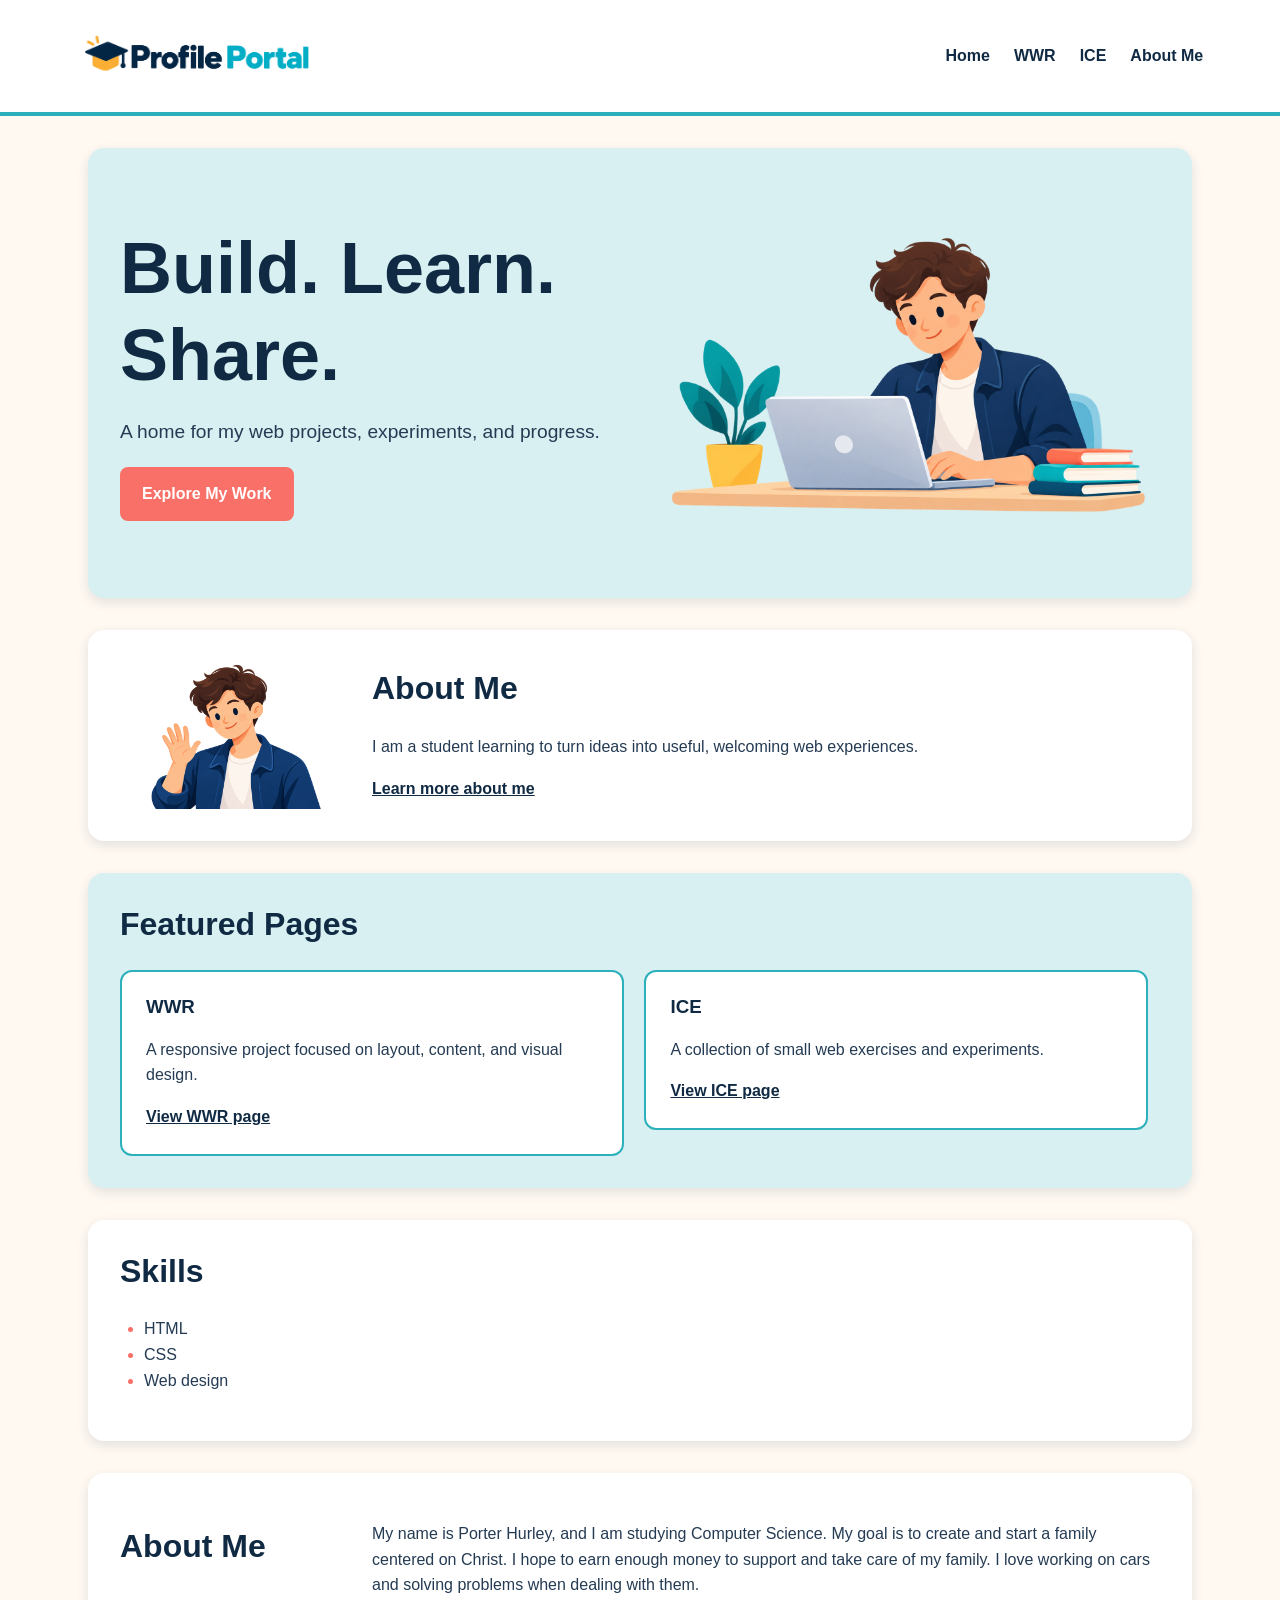
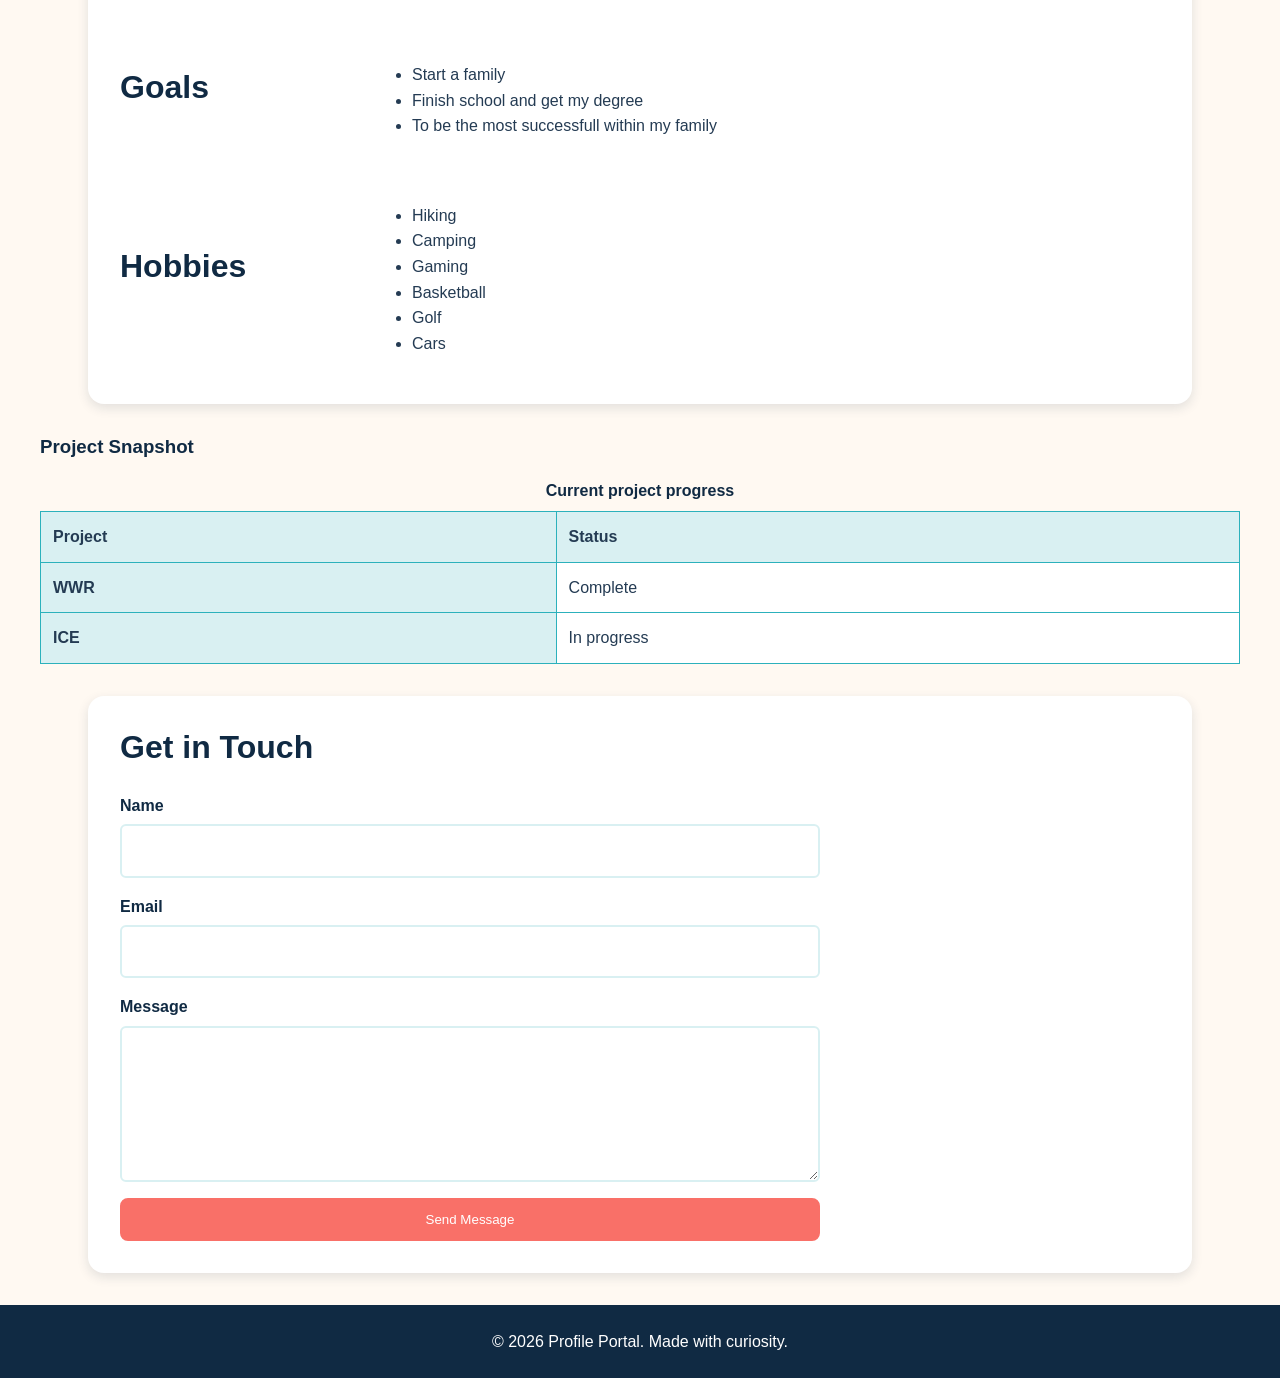
<file: profile_portal/index.html>
<!DOCTYPE html>
<html lang="en">
<head>
  <meta charset="UTF-8">
  <meta name="viewport" content="width=device-width, initial-scale=1.0">
  <title>Profile Portal</title>
  <link rel="stylesheet" href="styles/style.css">
</head>
<body>
  <header id="home">
    <a href="#home" aria-label="Profile Portal home">
      <img src="images/P_P Logo.png" alt="Profile Portal logo">
    </a>

    <nav aria-label="Main navigation">
      <ul>
        <li><a href="#home">Home</a></li>
        <li><a href="#wwr">WWR</a></li>
        <li><a href="#ice">ICE</a></li>
        <li><a href="#about-me">About Me</a></li>
      </ul>
    </nav>
  </header>

  <main>
    <section id="hero" aria-labelledby="hero-heading">
      <div>
        <h1 id="hero-heading">Build. Learn. Share.</h1>
        <p>A home for my web projects, experiments, and progress.</p>
        <a href="#featured-pages">Explore My Work</a>
      </div>

      <img
        src="images/working.png"
        alt="A student working at a laptop"
      >
    </section>

    <section id="about-me" aria-labelledby="about-heading">
      <img
        src="images/Profile.png"
        alt="Portrait of the student who created this portfolio"
      >

      <div>
        <h2 id="about-heading">About Me</h2>
        <p>
          I am a student learning to turn ideas into useful,
          welcoming web experiences.
        </p>
        <a href="#contact">Learn more about me</a>
      </div>
    </section>

    <section id="featured-pages" aria-labelledby="featured-heading">
      <h2 id="featured-heading">Featured Pages</h2>

      <article id="wwr">
        <h3>WWR</h3>
        <p>
          A responsive project focused on layout, content,
          and visual design.
        </p>
        <a href="wwr/">View WWR page</a>
      </article>

      <article id="ice">
        <h3>ICE</h3>
        <p>
          A collection of small web exercises and experiments.
        </p>
        <a href="ice.html">View ICE page</a>
      </article>
    </section>

    <section id="skills" aria-labelledby="skills-heading">
      <h2 id="skills-heading">Skills</h2>

      <ul>
        <li>HTML</li>
        <li>CSS</li>
        <li>Web design</li>
      </ul>
    </section>

     <section id="about-me" aria-labelledby="about-heading">
  <h2 id="about-heading">About Me</h2>
  <p>
    My name is Porter Hurley, and I am studying Computer Science. 
    My goal is to create and start a family centered on Christ. 
    I hope to earn enough money to support and take care of my family.
    I love working on cars and solving problems when dealing with them.
  </p>
  <h2>Goals</h2>
  <ul>
    <li>Start a family</li>
    <li>Finish school and get my degree</li>
    <li>To be the most successfull within my family</li>
  </ul>
  <h2>Hobbies</h2>
  <ul>
    <li>Hiking</li>
    <li>Camping</li>
    <li>Gaming</li>
    <li>Basketball</li>
    <li>Golf</li>
    <li>Cars</li>

  </ul>
</section>

      <h3>Project Snapshot</h3>

      <table>
        <caption>Current project progress</caption>

        <thead>
          <tr>
            <th scope="col">Project</th>
            <th scope="col">Status</th>
          </tr>
        </thead>

        <tbody>
          <tr>
            <th scope="row">WWR</th>
            <td>Complete</td>
          </tr>

          <tr>
            <th scope="row">ICE</th>
            <td>In progress</td>
          </tr>
        </tbody>
      </table>
    </section>

    <section id="contact" aria-labelledby="contact-heading">
      <h2 id="contact-heading">Get in Touch</h2>

      <form action="#" method="post">
        <div>
          <label for="name">Name</label>
          <input type="text" id="name" name="name" required>
        </div>

        <div>
          <label for="email">Email</label>
          <input type="email" id="email" name="email" required>
        </div>

        <div>
          <label for="message">Message</label>
          <textarea
            id="message"
            name="message"
            rows="5"
            required
          ></textarea>
        </div>

        <button type="submit">Send Message</button>
      </form>
    </section>
  </main>

  <footer>
    <p>&copy; 2026 Profile Portal. Made with curiosity.</p>
  </footer>
</body>
</html>
</file>
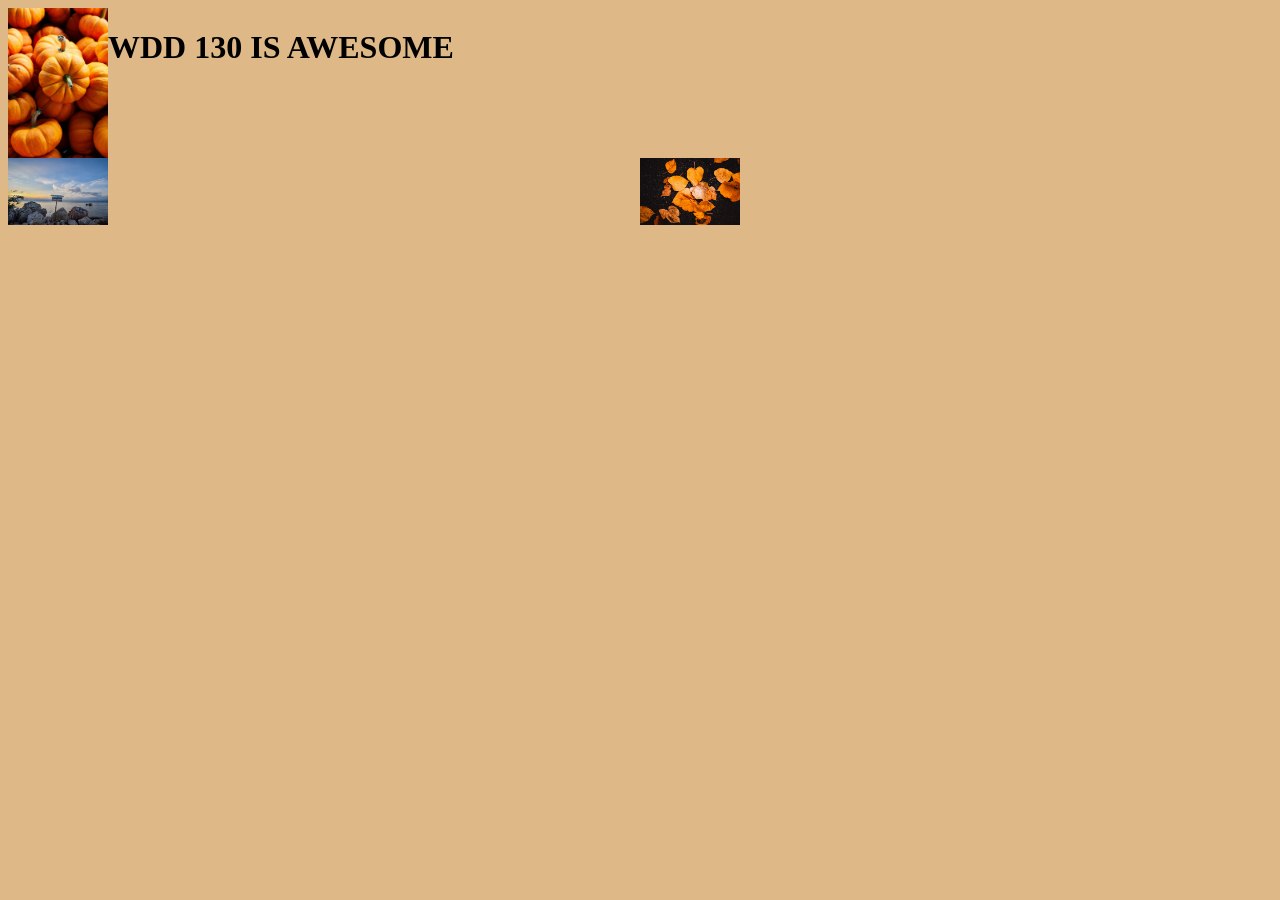
<file: class work/challenge/index.html>
<!DOCTYPE html>
<html lang="en">
<head>
    <meta charset="UTF-8">
    <meta name="viewport" content="width=device-width, initial-scale=1.0">
    <title>Document</title>
    <link rel="stylesheet" href="styles/styles.css">
</head>
<body>
    <header>
            <img src="../challenge/images/pexels-niki-clark-9995029-28745357.jpg" alt="pumkins">
            <h1>WDD 130 IS AWESOME</h1>
       </header>
    <main>
        
    <img src="../challenge/images/pexels-hoang-hi-u-nguy-n-2163979614-39365021.jpg" alt="">
    <img src="../challenge/images/pexels-suissounet-14000408.jpg" alt="">


    </main>
</body>
</html>
</file>
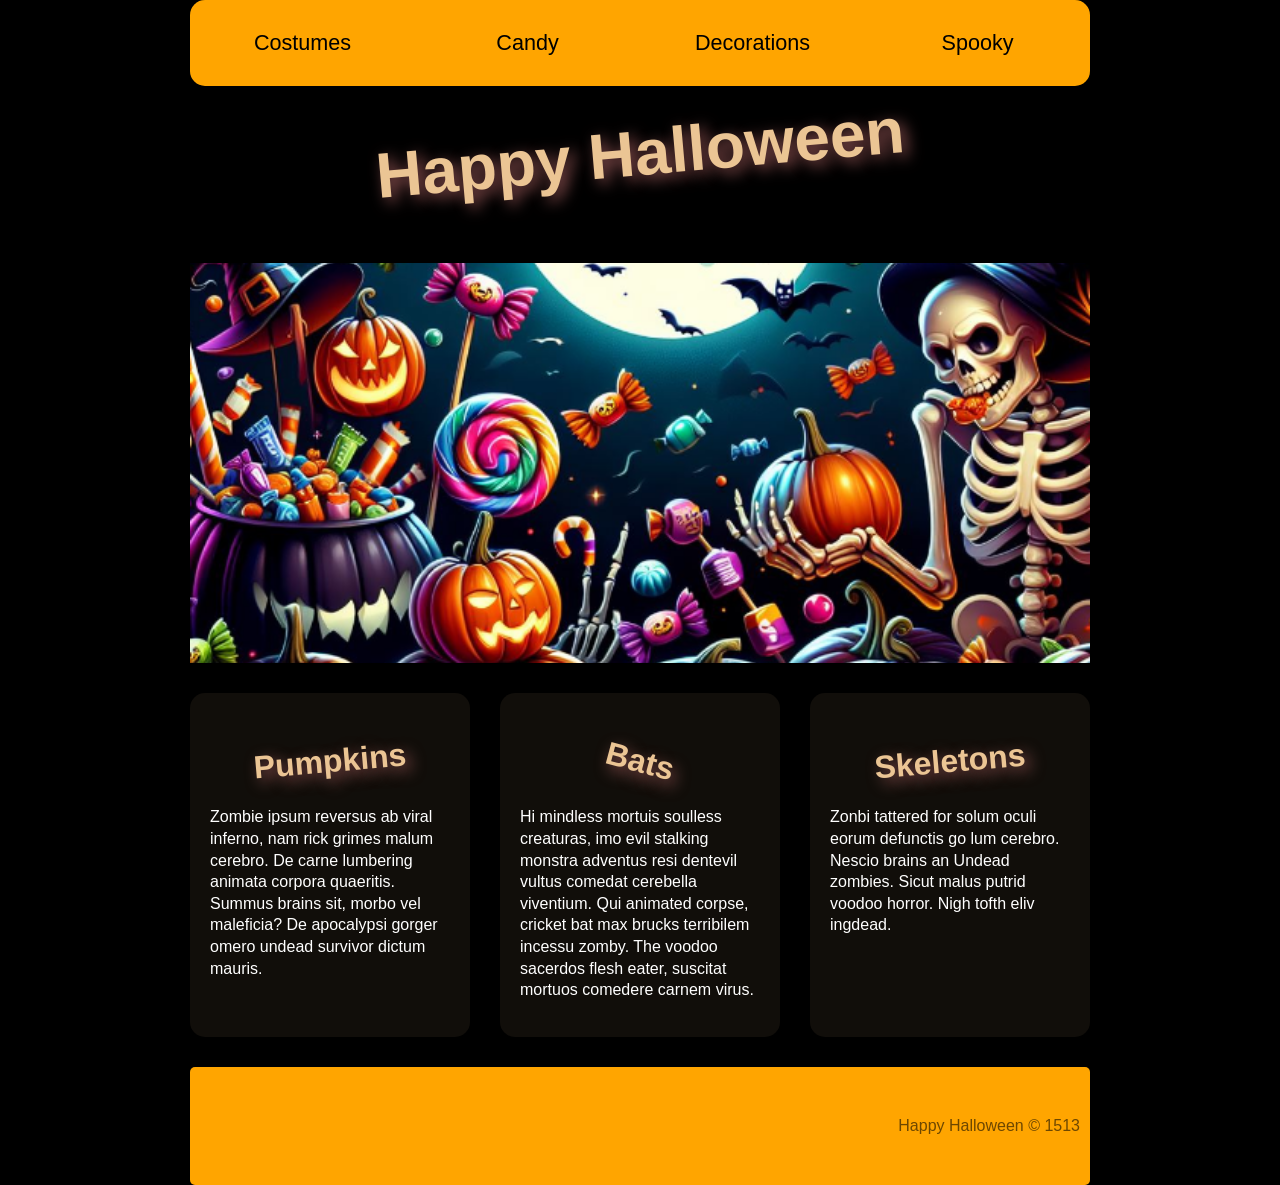
<file: class work/halloween/index.html>
<!-- For this activity you are not allowed to change
 the HTML code, only the CSS -->

<!DOCTYPE html>
<html lang="en">

<head>
    <meta charset="UTF-8">
    <meta name="viewport" content="width=device-width, initial-scale=1.0">
    <title>Document</title>
    <link rel="stylesheet" href="styles/styles.css">
</head>

<body>
    <div id="wrapper">
        <header>
            <nav>
                <ul>
                    <li>Costumes</li>
                    <li>Candy</li>
                    <li>Decorations</li>
                    <li>Spooky</li>
                </ul>
            </nav>
        </header>
        <main>
            <h1>Happy Halloween</h1>
            <img src="images/halloween.png">
            <section>
                <h2>Pumpkins</h2>
                <p>Zombie ipsum reversus ab viral inferno, nam rick grimes
                    malum cerebro. De carne lumbering animata corpora quaeritis.
                    Summus brains sit​​, morbo vel maleficia? De apocalypsi gorger
                    omero undead survivor dictum mauris. </p>
            </section>
            <section>
                <h2>Bats</h2>
                <p>Hi mindless mortuis soulless
                    creaturas, imo evil stalking monstra adventus resi dentevil vultus
                    comedat cerebella viventium. Qui animated corpse, cricket bat max
                    brucks terribilem incessu zomby. The voodoo sacerdos flesh eater,
                    suscitat mortuos comedere carnem virus.</p>
            </section>
            <section>
                <h2>Skeletons</h2>
                <p>Zonbi tattered for solum oculi
                    eorum defunctis go lum cerebro. Nescio brains an Undead zombies. Sicut
                    malus putrid voodoo horror. Nigh tofth eliv ingdead.</p>
            </section>
        </main>
        <footer>
            Happy Halloween &copy; 1513
        </footer>
    </div>
</body>

</html>
</file>
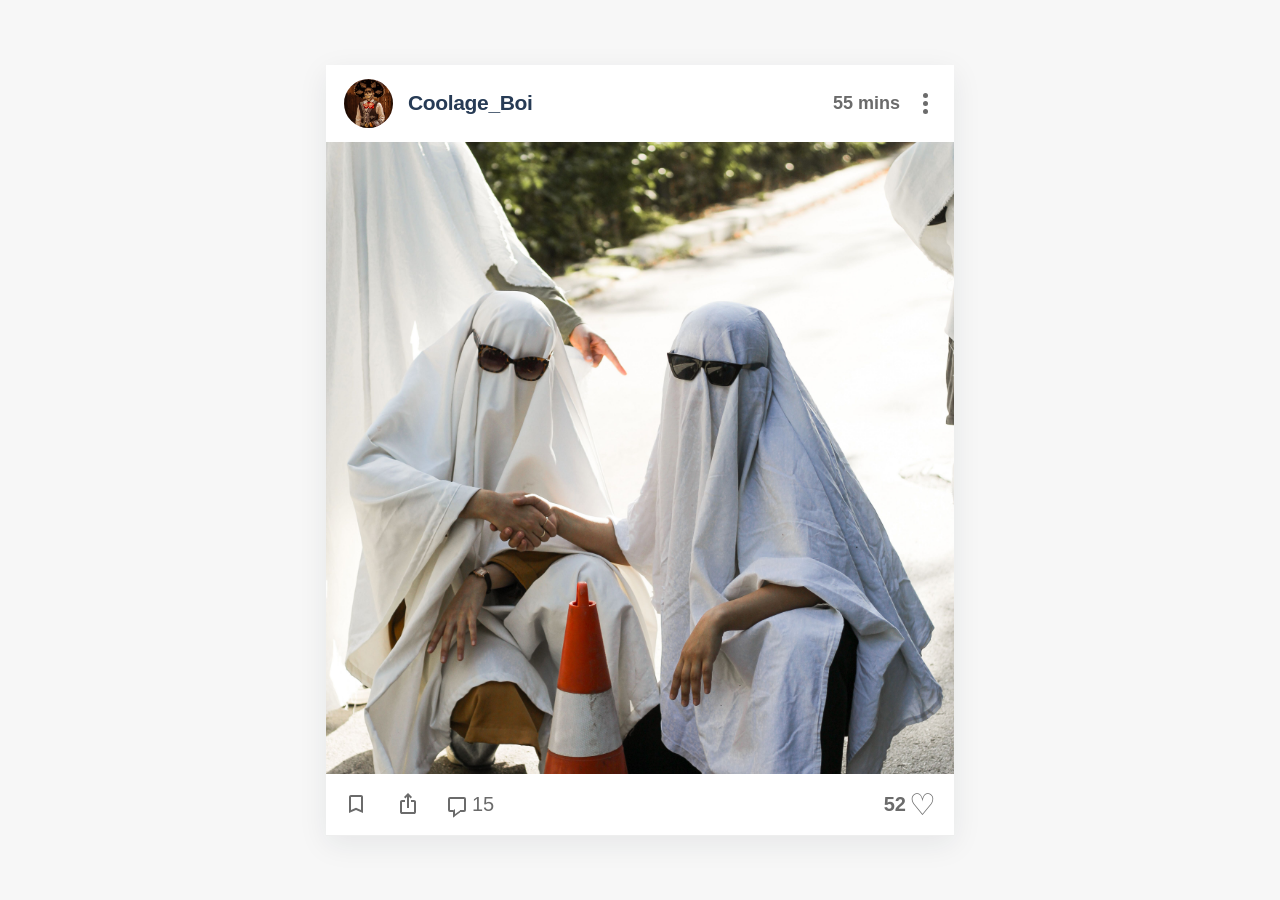
<file: class work/icechalenge8/index.html>
<!DOCTYPE html>
<html lang="en">
<head>
    <meta charset="UTF-8">
    <meta name="viewport" content="width=device-width, initial-scale=1.0">
    <title>Document</title>
   <link rel="stylesheet" href="styles/styles.css">
</head>
<body>
 <main class="post-card">
      <header class="post-header">
        <img
          class="profile-picture"
          src="images/pexels-edgarphotographyy-14097382.jpg"
          alt="Dead man"
        />

        <div class="author">Coolage_Boi</div>

        <time class="posted-time">55 mins</time>

        <button class="more-button" aria-label="More options">
          <span></span>
          <span></span>
          <span></span>
        </button>
      </header>

      <figure class="photo-frame">
        <img
          class="main-picture"
          src="images/ghost.jpg"
          alt="Ghost buddies"
        />
      </figure>

      <footer class="post-actions">
        <div class="left-actions">
          <button class="save-button" type="button" aria-label="Save post">
  <svg
    xmlns="http://www.w3.org/2000/svg"
    viewBox="0 0 24 24"
    width="24"
    height="24"
    aria-hidden="true"
  >
    <path
      d="M5 21V5Q5 4.17 5.59 3.59T7 3H17q.82 0 1.41.59T19 5V21l-7-3-7 3Zm2-3.05 5-2.15 5 2.15V5H7v12.95ZM7 5H17H12H7Z"
    />
  </svg>
</button>
<button class="share-button" type="button" aria-label="Share post">
  <svg
    xmlns="http://www.w3.org/2000/svg"
    viewBox="0 0 24 24"
    width="24"
    height="24"
    aria-hidden="true"
  >
    <path
      d="M6 22q-.82 0-1.41-.59T4 20V10q0-.83.59-1.41T6 8h3v2H6v10h12V10h-3V8h3q.82 0 1.41.59T20 10v10q0 .82-.59 1.41T18 22H6Zm5-6V4.82L9.4 6.43 8 5l4-4 4 4-1.4 1.43L13 4.82V16h-2Z"
    />
  </svg>
</button>
          
          <button class="comment-action" aria-label="15 comments">
            <span class="comment-icon"></span>
            <span>15</span>
          </button>
        </div>

        <button class="likes" aria-label="52 likes">
          <span>52</span>
          <span class="heart">♡</span>
        </button>
      </footer>
    </main>

    
</body>
</html>
</file>
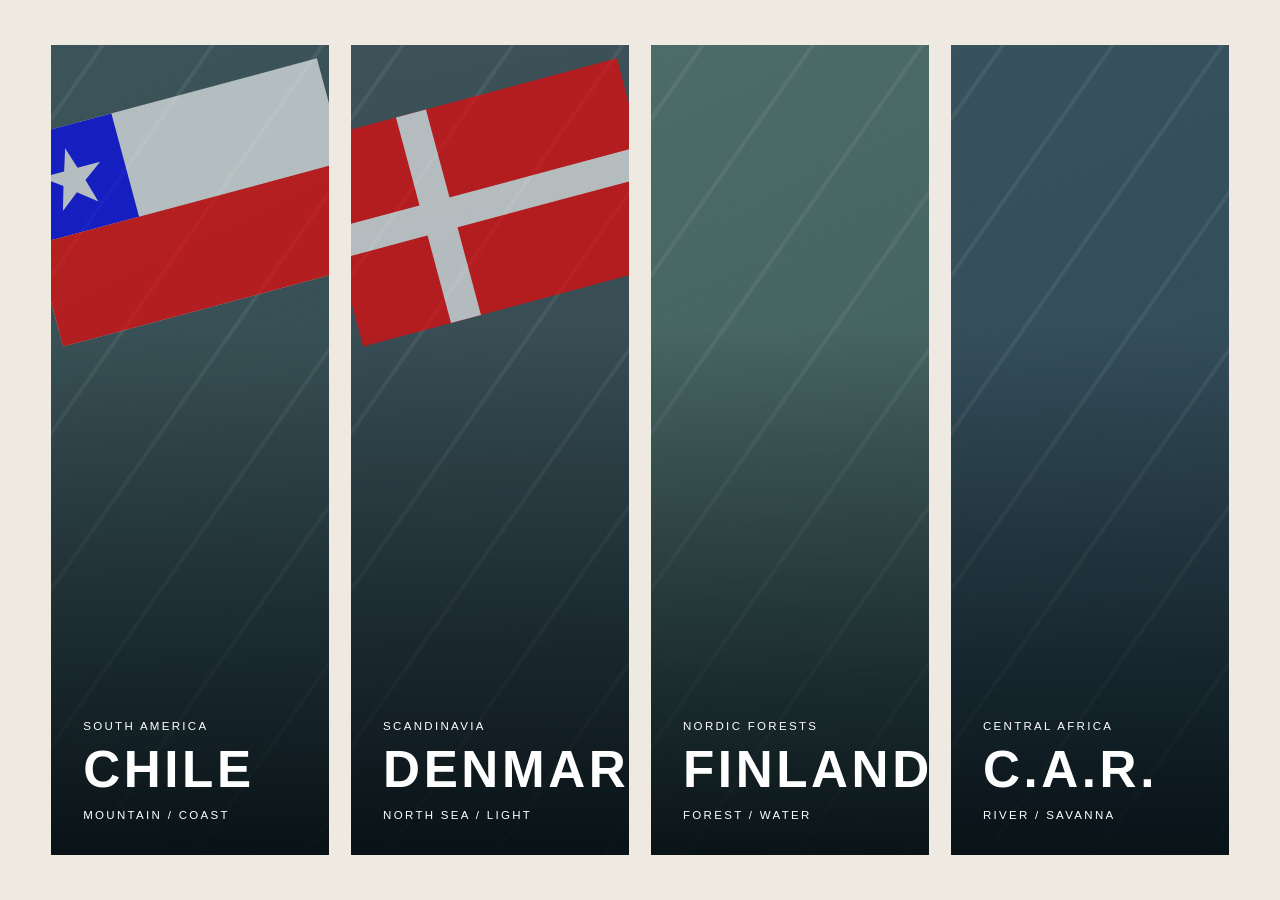
<file: class work/starter/index.html>
<!doctype html>
<html lang="en">
<head>
  <meta charset="utf-8">
  <meta name="viewport" content="width=device-width, initial-scale=1">
  <title>Flag Stories — Starter</title>
  <link rel="stylesheet" href="style.css">
</head>
<body>
  <main class="gallery">
    <article class="poster chile-poster">
      <div class="poster-photo chile-photo"></div>
      <div class="flag chile">
        <div class="blue">
          <div class="star"></div>
        </div>
        <div class="red"></div>

      </div>
      <div class="poster-overlay"></div>
      <div class="poster-text"><p>South America</p><h1>CHILE</h1><small>Mountain / Coast</small></div>
    </article>
    <article class="poster denmark-poster">
      <div class="poster-photo denmark-photo"></div>
      <div class="flag denmark">
        
      </div>
      <div class="poster-overlay"></div>
      <div class="poster-text"><p>Scandinavia</p><h1>DENMARK</h1><small>North Sea / Light</small></div>
    </article>
    <article class="poster finland-poster">
      <div class="poster-photo finland-photo"></div>
      <div class="flag_finland flag">
        <!-- Build Finland here with CSS Grid. Required: white field and blue cross. -->
      </div>
      <div class="poster-overlay"></div>
      <div class="poster-text"><p>Nordic Forests</p><h1>FINLAND</h1><small>Forest / Water</small></div>
    </article>
    <article class="poster car-poster">
      <div class="poster-photo car-photo"></div>
      <div class="flag_car flag">
        <!-- Build Central African Republic here with CSS Grid: blue, white, green, red, and yellow star. -->
      </div>
      <div class="poster-overlay"></div>
      <div class="poster-text"><p>Central Africa</p><h1>C.A.R.</h1><small>River / Savanna</small></div>
    </article>
  </main>
</body>
</html>
</file>
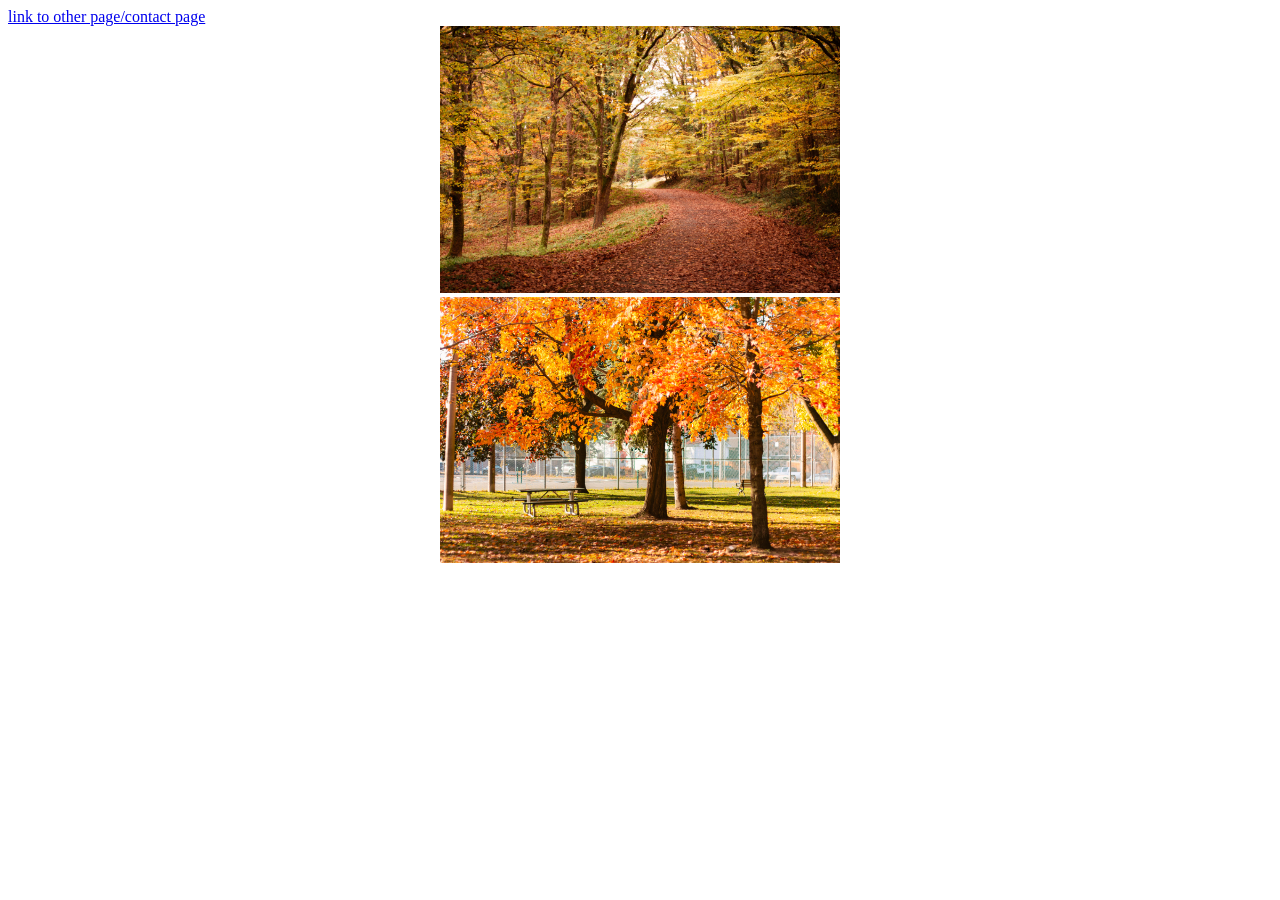
<file: class work/week3example/index.html>
<!DOCTYPE html>
<html lang="en">
<head>
    <meta charset="UTF-8">
    <meta name="viewport" content="width=device-width, initial-scale=1.0">
    <title>Document</title>
    <link rel="stylesheet" href="styles/style.css">
</head>
<body>
  <a href="contact.html">link to other page/contact page</a>  
  <article>
   <img src="image1.jpg" alt="road with leaves">
   <img src="images/image2.jpg" alt="table pic">
   </article>
</body>
</html>
</file>
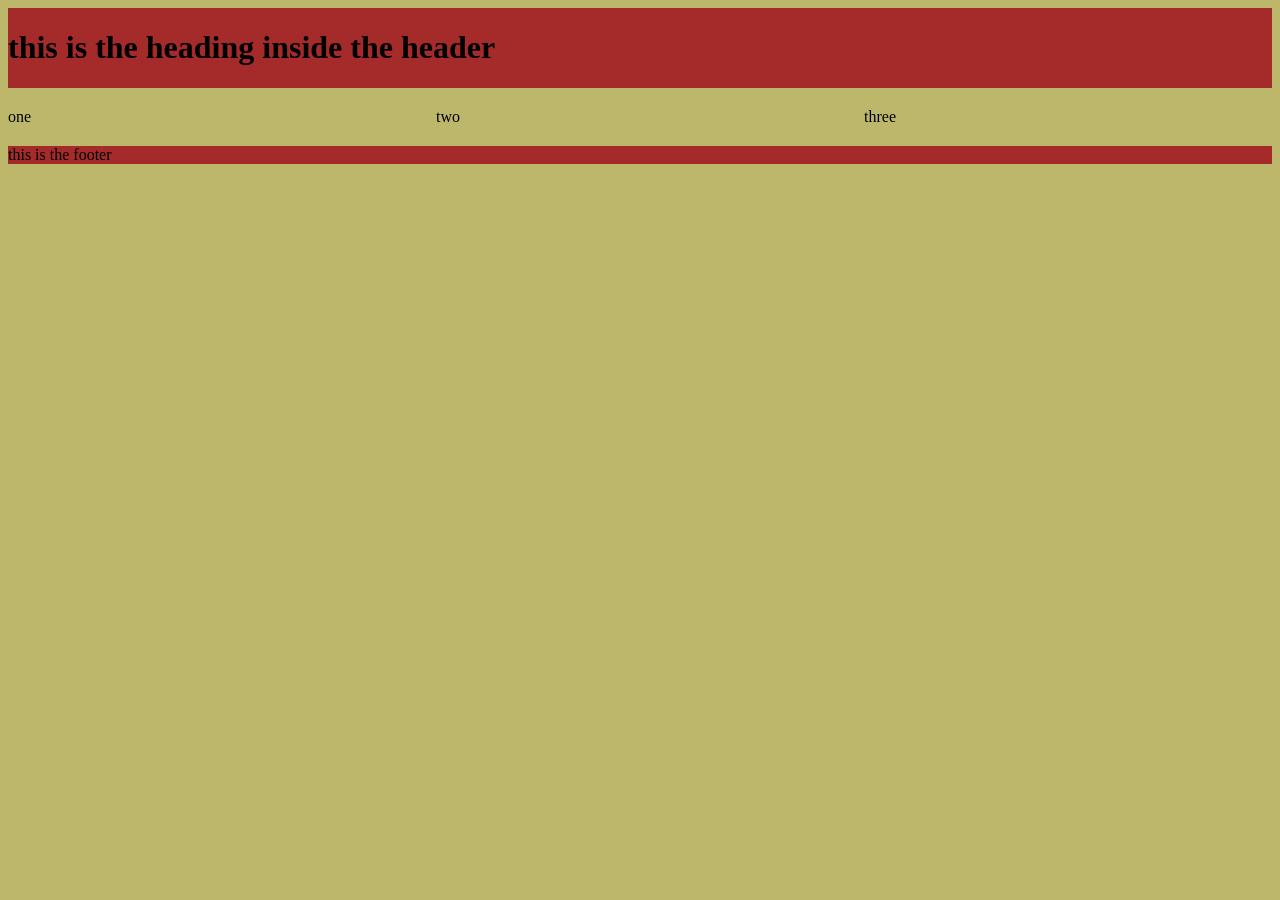
<file: class work/week4ice/index.html>
<!DOCTYPE html>
<html lang="en">
<head>
    <meta charset="UTF-8">
    <meta name="viewport" content="width=device-width, initial-scale=1.0">
    <title>Document</title>
    <link rel="stylesheet" href="styles/styles.css">
</head>
<body>
    <main>
        <header>
            <h1>this is the heading inside the header</h1>


        </header>
        <section>one</section>
        <section>two</section>
        <section>three</section>

        <footer>this is the footer</footer>
    </main>



</body>
</html>
</file>
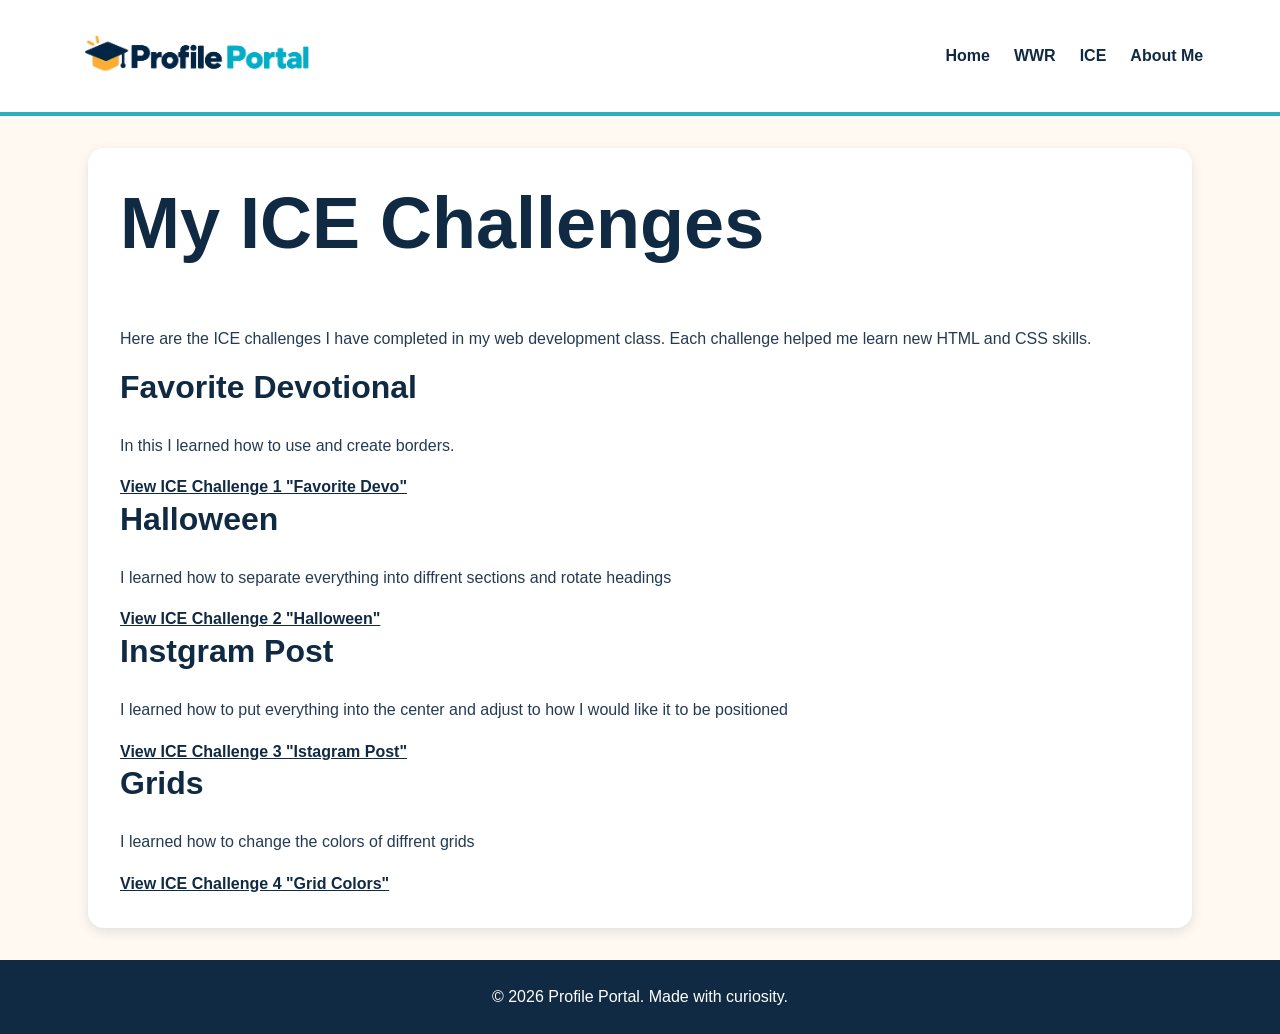
<file: profile_portal/ice.html>
<!DOCTYPE html>
<html lang="en">
<head>
  <meta charset="UTF-8">
  <meta name="viewport" content="width=device-width, initial-scale=1.0">
  <title>Profile Portal</title>
  <link rel="stylesheet" href="styles/style.css">
</head>
<body>
  <header id="home">
    <a href="#home" aria-label="Profile Portal home">
      <img src="images/P_P Logo.png" alt="Profile Portal logo">
    </a>

    <nav aria-label="Main navigation">
      <ul>
        <li><a href="#home">Home</a></li>
        <li><a href="#wwr">WWR</a></li>
        <li><a href="#ice">ICE</a></li>
        <li><a href="#about-me">About Me</a></li>
      </ul>
    </nav>
  </header>

  <main>
    <section id="ice">
      <h1>My ICE Challenges</h1>
      <p>
        Here are the ICE challenges I have completed in my
        web development class. Each challenge helped me
        learn new HTML and CSS skills.
      </p>

      <article>
        <h2>Favorite Devotional</h2>
        <p>In this I learned how to use and create borders.</p>
        <a href="favorite_devo/favdevo.html" target="_blank" rel="r">
          View ICE Challenge 1 "Favorite Devo"
        </a>
      </article>

      <article>
        <h2>Halloween</h2>
        <p>I learned how to separate everything into diffrent sections and rotate headings</p>
        <a href="halloween/index.html" target="_blank" rel="">
          View ICE Challenge 2 "Halloween"
        </a>
      </article>

      <article>
        <h2>Instgram Post</h2>
        <p>I learned how to put everything into the center and adjust to how I would like it to be positioned</p>
        <a href="icechalenge8/index.html" target="_blank" rel="">
          View ICE Challenge 3 "Istagram Post"
        </a>
      </article>

      <article>
        <h2>Grids</h2>
        <p>I learned how to change the colors of diffrent grids</p>
        <a href="week4ice/index.html" target="_blank" rel="noopener noreferrer">
          View ICE Challenge 4 "Grid Colors"
        </a>
      </article>

    </section>
  </main>

  <footer>
    <p>&copy; 2026 Profile Portal. Made with curiosity.</p>
  </footer>
</body>
</html>
</file>
<file: profile_portal/styles/style.css>
/* Profile Portal styles */

:root {
  --navy: #102a43;
  --teal: #2cb1bc;
  --coral: #f97068;
  --gold: #f6bd60;
  --sky: #d9f0f2;
  --cream: #fff9f2;
  --slate: #243b53;
  --white: #ffffff;
}

* {
  box-sizing: border-box;
}

html {
  scroll-behavior: smooth;
}

body {
  margin: 0;
  background-color: var(--cream);
  color: var(--slate);
  font-family: Arial, Helvetica, sans-serif;
  line-height: 1.6;
}

img {
  display: block;
  max-width: 100%;
}

a {
  color: var(--navy);
  font-weight: bold;
}

a:hover,
a:focus {
  color: var(--coral);
}

header {
  display: flex;
  align-items: center;
  justify-content: space-between;
  gap: 2rem;
  padding: 1rem 6%;
  background-color: var(--white);
  border-bottom: 4px solid var(--teal);
}

header > a img {
  width: 240px;
}

nav ul {
  display: flex;
  gap: 1.5rem;
  margin: 0;
  padding: 0;
  list-style: none;
}

nav a {
  text-decoration: none;
}

nav a:hover,
nav a:focus {
  text-decoration: underline;
}

main {
  max-width: 1200px;
  margin: 0 auto;
}

section {
  margin: 2rem 4%;
  padding: 2rem;
  border-radius: 16px;
  background-color: var(--white);
  box-shadow: 0 4px 12px rgb(16 42 67 / 12%);
}

h1,
h2,
h3,
h4,
h5,
h6 {
  margin-top: 0;
  color: var(--navy);
  line-height: 1.2;
}

h1 {
  font-size: clamp(2.5rem, 6vw, 4.5rem);
}

h2 {
  font-size: 2rem;
}

#hero {
  display: grid;
  grid-template-columns: 1fr 1fr;
  align-items: center;
  gap: 2rem;
  min-height: 450px;
  background-color: var(--sky);
}

#hero h1 {
  margin-bottom: 1rem;
}

#hero p {
  font-size: 1.2rem;
}

#hero a,
button {
  display: inline-block;
  padding: 0.75rem 1.25rem;
  border: 2px solid var(--coral);
  border-radius: 8px;
  background-color: var(--coral);
  color: var(--white);
  text-decoration: none;
  cursor: pointer;
}

#hero a:hover,
#hero a:focus,
button:hover,
button:focus {
  border-color: var(--navy);
  background-color: var(--navy);
}

#hero > img {
  max-height: 360px;
  margin: 0 auto;
}

#about-me {
  display: grid;
  grid-template-columns: 220px 1fr;
  align-items: center;
  gap: 2rem;
}

#about-me > img {
  width: 220px;
  margin: 0 auto;
  border-radius: 16px;
}

#featured-pages {
  background-color: var(--sky);
}

#featured-pages article {
  display: inline-block;
  width: calc(50% - 1rem);
  margin-right: 1rem;
  padding: 1.5rem;
  vertical-align: top;
  border: 2px solid var(--teal);
  border-radius: 12px;
  background-color: var(--white);
}

#featured-pages article:last-child {
  margin-right: 0;
}

#featured-pages article img {
  width: 100%;
  margin-bottom: 1rem;
  border-radius: 8px;
}

#skills ul,
#required-elements ul {
  padding-left: 1.5rem;
}

#skills li::marker {
  color: var(--coral);
}

#required-elements {
  border-top: 8px solid var(--gold);
}

#required-elements h1,
#required-elements h2,
#required-elements h3,
#required-elements h4,
#required-elements h5,
#required-elements h6 {
  margin-bottom: 0.5rem;
}

table {
  width: 100%;
  margin-top: 1rem;
  border-collapse: collapse;
  background-color: var(--white);
}

caption {
  margin-bottom: 0.5rem;
  color: var(--navy);
  font-weight: bold;
}

th,
td {
  padding: 0.75rem;
  border: 1px solid var(--teal);
  text-align: left;
}

th {
  background-color: var(--sky);
}

form {
  display: grid;
  gap: 1rem;
  max-width: 700px;
}

form div {
  display: grid;
  gap: 0.35rem;
}

label {
  color: var(--navy);
  font-weight: bold;
}

input,
textarea {
  width: 100%;
  padding: 0.75rem;
  border: 2px solid var(--sky);
  border-radius: 6px;
  font: inherit;
}

input:focus,
textarea:focus {
  outline: 3px solid var(--gold);
  border-color: var(--teal);
}

footer {
  padding: 1.5rem 6%;
  background-color: var(--navy);
  color: var(--white);
  text-align: center;
}

footer p {
  margin: 0;
}

@media (max-width: 700px) {
  header {
    flex-direction: column;
  }

  nav ul {
    flex-wrap: wrap;
    justify-content: center;
  }

  #hero,
  #about-me {
    grid-template-columns: 1fr;
    text-align: center;
  }

  #featured-pages article {
    display: block;
    width: 100%;
    margin: 0 0 1rem;
  }

  #featured-pages article:last-child {
    margin-bottom: 0;
  }

  section {
    margin: 1rem 3%;
    padding: 1.25rem;
  }
}
</file>
<file: class work/challenge/styles/styles.css>
body{
    background-color: burlywood;
}

header{
    display: grid;
    grid-template-columns: 100px 350px;
    margin:auto center  
}
img {
    max-width: 100px;
}
main{
    display: grid;
    grid-template-columns: 1fr 1fr;
}
</file>
<file: class work/halloween/styles/styles.css>
body{ 
    background-color: black;
    color: white;
    padding: 0;
    margin: 0;
    font-family: Arial, Helvetica, sans-serif;

}
#wrapper{
    margin: 0 auto;
max-width: 900px;

}
header nav ul{
    list-style: none;
    background-color: orange;
    padding: 0%;
    margin: 0%;
    color: black;
    display: grid;
    grid-template-columns: repeat(4,1fr);
    place-items: center;
    border-radius: 15px;
    overflow: hidden;
    

}
header nav ul li{
    padding: 0%;
    margin: 0;
    width: 100%;
    text-align: center;
    cursor: pointer;
    padding: 30px 0;
    font-size: 1.35em;

}

header nav ul li:hover{
    background-color:chocolate;
    color: white;

}
main img {
    width: 100%;
    height: 400px;
    object-fit: cover;
    grid-column: 1/-1;
}
main h1 {
    text-align: center;
    font-size: 4em;
    color: #ebc594;
    transform: rotate(-5deg);
    margin-top: 30px;
    text-shadow: 5px 5px 15px #b46767ca;
    grid-column: 1/-1;

}
main h2{
     color: #ebc594;
    transform: rotate(-5deg);
    margin-top: 30px;
    text-shadow: 5px 5px 15px #b46767ca;
    text-align: center;

}
main{
    display: grid;
    grid-template-columns: 1fr 1fr 1fr;
    gap: 30px;


}
section p{
    line-height: 1.35em;
}
section{
    background-color: #ebc59412;
    padding: 20px;
    box-sizing: border-box;
    border-radius: 15px;

}
h2{
    font-size: 2em;

}
main section:nth-of-type(2) h2{
    transform: rotate(15deg);
}



footer{
    text-align: right;
    background-color: orange;
    padding: 50px 10px;
    margin-top: 30px;
    color: rgb(109, 71, 0);
    border-radius: 5px;
}
</file>
<file: class work/icechalenge8/styles/styles.css>
:root {
  --ink: #273b55;
  --muted: #6b6b6b;
  --line: #eeeeee;
  --page-background: #f7f7f7;
}

* {
  box-sizing: border-box;
}

html,
body {
  margin: 0;
  min-height: 100%;
}

body {
  display: grid;
  min-height: 100vh;
  place-items: center;
  padding: 24px;
  background: var(--page-background);
  color: var(--ink);
  font-family: Arial, Helvetica, sans-serif;
}

.post-card {
  width: min(100%, 628px);
  margin: auto;
  overflow: hidden;
  background: white;
  box-shadow: 0 8px 28px rgba(25, 38, 51, 0.08);
}

.post-header {
  display: flex;
  align-items: center;
  height: 77px;
  gap: 15px;
  padding: 0 18px;
}

.profile-picture {
  width: 49px;
  height: 49px;
  flex: 0 0 49px;
  border-radius: 50%;
  object-fit: cover;
  background: linear-gradient(135deg, #e8bd45, #7a4c2b);
}

.author {
  font-size: 21px;
  font-weight: 700;
  letter-spacing: -0.35px;
}

.posted-time {
  margin-left: auto;
  color: #6b6b6b;
  font-size: 18px;
  font-weight: 600;
}

.more-button {
  display: grid;
  width: 21px;
  height: 32px;
  gap: 3px;
  padding: 4px 8px;
  place-content: center;
  border: 0;
  background: transparent;
  cursor: pointer;
}

.more-button span {
  display: block;
  width: 5px;
  height: 5px;
  border-radius: 50%;
  background: var(--muted);
}

.photo-frame {
  width: 100%;
  margin: 0;
  aspect-ratio: 628 / 632;
  background: #f4d0a3;
}

.main-picture {
  display: block;
  width: 100%;
  height: 100%;
  object-fit: cover;
}

.post-actions {
  display: flex;
  align-items: center;
  justify-content: space-between;
  min-height: 62px;
  padding: 0 18px;
  border-bottom: 1px solid var(--line);
  color: var(--muted);
}

.left-actions {
  display: flex;
  align-items: center;
  gap: 28px;
}

button {
  color: inherit;
  font: inherit;
}

.icon-button,
.comment-action,
.likes {
  padding: 0;
  border: 0;
  background: transparent;
  cursor: pointer;
}

.icon-button {
  position: relative;
  width: 22px;
  height: 24px;
}

.save-button {
  display: grid;
  width: 24px;
  height: 24px;
  padding: 0;
  place-items: center;
  border: 0;
  background: transparent;
  color: #6b6b6b;
  cursor: pointer;
}

.save-button svg {
  display: block;
  width: 24px;
  height: 24px;
  fill: currentColor;
}

/* Share icon */
.share-button {
  display: grid;
  width: 24px;
  height: 24px;
  padding: 0;
  place-items: center;
  border: 0;
  background: transparent;
  color: #6b6b6b;
  cursor: pointer;
}

.share-button svg {
  display: block;
  width: 24px;
  height: 24px;
  fill: currentColor;
}

/* Remove the old CSS-generated share icon */
.share::before,
.share::after {
  display: none;
}
/* Comments and likes */
.comment-action,
.likes {
  display: inline-flex;
  align-items: center;
  gap: 6px;
  font-size: 20px;
  font-weight: 500;
}

.comment-icon {
  position: relative;
  display: inline-block;
  width: 18px;
  height: 15px;
  border: 2px solid var(--muted);
  border-radius: 2px;
}

.comment-icon::after {
  position: absolute;
  bottom: -5px;
  left: 3px;
  width: 5px;
  height: 5px;
  border-bottom: 2px solid var(--muted);
  border-left: 2px solid var(--muted);
  background: white;
  content: "";
  transform: skewY(-35deg);
}

.likes {
  gap: 3px;
  font-weight: 700;
}

.heart {
  font-size: 30px;
  font-weight: 400;
  line-height: 0.7;
}

button:focus-visible {
  outline: 2px solid #6e9dd2;
  outline-offset: 4px;
}

/* Mobile layout */
@media (max-width: 500px) {
  body {
    padding: 0;
  }

  .post-header {
    height: 68px;
    gap: 11px;
    padding: 0 14px;
  }

  .profile-picture {
    width: 43px;
    height: 43px;
    flex-basis: 43px;
  }

  .author {
    font-size: 18px;
  }

  .posted-time,
  .comment-action,
  .likes {
    font-size: 18px;
  }

  .post-actions {
    min-height: 58px;
    padding: 0 14px;
  }

  .left-actions {
    gap: 21px;
  }
}
</file>
<file: class work/starter/style.css>
* { box-sizing: border-box; }
body { margin: 0; background: #eeeae2; color: white; font-family: Arial, Helvetica, sans-serif; }
.gallery { display: grid; grid-template-columns: repeat(4, 1fr); gap: 22px; min-height: 100vh; padding: 5vh 4vw; }
.poster { position: relative; display: grid; min-height: 90vh; overflow: hidden; isolation: isolate; background: #27333a; }
.poster-photo { position: absolute; inset: 0; background-size: cover; background-position: center; }
.chile-photo { background-image: linear-gradient(155deg, rgba(20,45,53,.18), rgba(20,45,53,.38)), url("https://images.unsplash.com/photo-1668052785861-a1e5bf4fcf3d?auto=format&fit=crop&w=1400&q=82"); background-color: #455d61; }
.denmark-photo { background-image: linear-gradient(170deg, rgba(20,45,53,.08), rgba(20,45,53,.35)), url("https://images.unsplash.com/photo-1572438749634-04bb6b700376?auto=format&fit=crop&w=1400&q=82"); background-color: #40545b; }
.finland-photo { background-image: linear-gradient(155deg, rgba(20,45,53,.08), rgba(20,45,53,.35)), url("https://images.unsplash.com/photo-1564857170582-80855988d55e?auto=format&fit=crop&w=1400&q=82"); background-color: #52716b; }
.car-photo { background-image: linear-gradient(155deg, rgba(16,35,58,.18), rgba(16,35,58,.38)), url("https://unsplash.com/photos/m-b81gOjxv4/download?auto=format&fit=crop&w=1400&q=82"); background-color: #405d65; }.poster-photo::after { content: ""; position: absolute; inset: 0; opacity: .55; background: repeating-linear-gradient(125deg, transparent 0 40px, rgba(255,255,255,.12) 41px 44px, transparent 45px 90px); }
.flag { position: absolute; z-index: 1; top: 8%; left: 50%; width: 100%; aspect-ratio: 3 / 2; transform: translateX(-50%) rotate(-5deg) scale(1.15); opacity: .62; filter: saturate(1.15); }
.poster-overlay { position: absolute; z-index: 2; inset: 0; background: linear-gradient(transparent 35%, rgba(4,12,16,.9) 100%); }
.poster-text { position: relative; z-index: 3; align-self: end; padding: 2rem; }
.poster-text p, .poster-text small { margin: 0; text-transform: uppercase; letter-spacing: .2em; font-size: .72rem; }
.poster-text h1 { margin: .5rem 0 .35rem; font-size: clamp(2rem, 4vw, 4.2rem); letter-spacing: .07em; }
/* Students: add your flag elements and flag-specific grid rules below. */

@media (max-width: 1100px) { .gallery { grid-template-columns: repeat(2, 1fr); } }
@media (max-width: 650px) { .gallery { grid-template-columns: 1fr; } .poster { min-height: 70vh; } }

.chile {
 position: absolute;
  z-index: 1;
  top: 8%;
  left: 50%;
  width: 100%;
  aspect-ratio: 3 / 2;

  background-color: white;

  transform: translateX(-50%) rotate(-15deg) scale(1.15);
  opacity: .62;
  filter: saturate(1.15);
}

.blue {
  width: 33.33%;
  height: 50%;
  background-color: blue;
  position: absolute;
  top: 0;
  left: 0;
}

.red {
  width: 100%;
  height: 50%;
  background-color: red;
  position: absolute;
  bottom: 0;
  left: 0;
}

.star {
  width: 55px;
  height: 55px;
  background-color: white;
  position: absolute;
  top: 50%;
  left: 50%;
  transform: translate(-50%, -50%);

  clip-path: polygon(
    50% 0%,
    61% 35%,
    98% 35%,
    68% 57%,
    79% 95%,
    50% 72%,
    21% 95%,
    32% 57%,
    2% 35%,
    39% 35%
  );
}

.denmark {
  position: absolute;
  z-index: 1;
  top: 8%;
  left: 50%;
  width: 100%;
  aspect-ratio: 3 / 2;

  background-color: red;

  transform: translateX(-50%) rotate(-15deg) scale(1.15);
  opacity: .62;
  filter: saturate(1.15);
}

/* Horizontal white stripe */
.denmark::before {
  content: "";
  position: absolute;
  top: 50%;
  left: 0;

  width: 100%;
  height: 15%;

  background-color: white;
  transform: translateY(-50%);
}

/* Vertical white stripe */
.denmark::after {
  content: "";
  position: absolute;
  top: 0;
  left: 33.33%;

  width: 10%;
  height: 100%;

  background-color: white;
  transform: translateX(-50%);
}
</file>
<file: class work/week3example/styles/style.css>
img{
    max-width: 400px;
}
article {
    width: 500px;
text-align: center;
margin: 0 auto;
}
</file>
<file: class work/week4ice/styles/styles.css>
body {
    background-color: darkkhaki;
}
main {
    display:grid;
    grid-template-columns: 1fr 1fr 1fr ;
    gap: 20px;
}
header, footer {
    grid-column: 1/4;
    background-color: brown;
}
</file>
